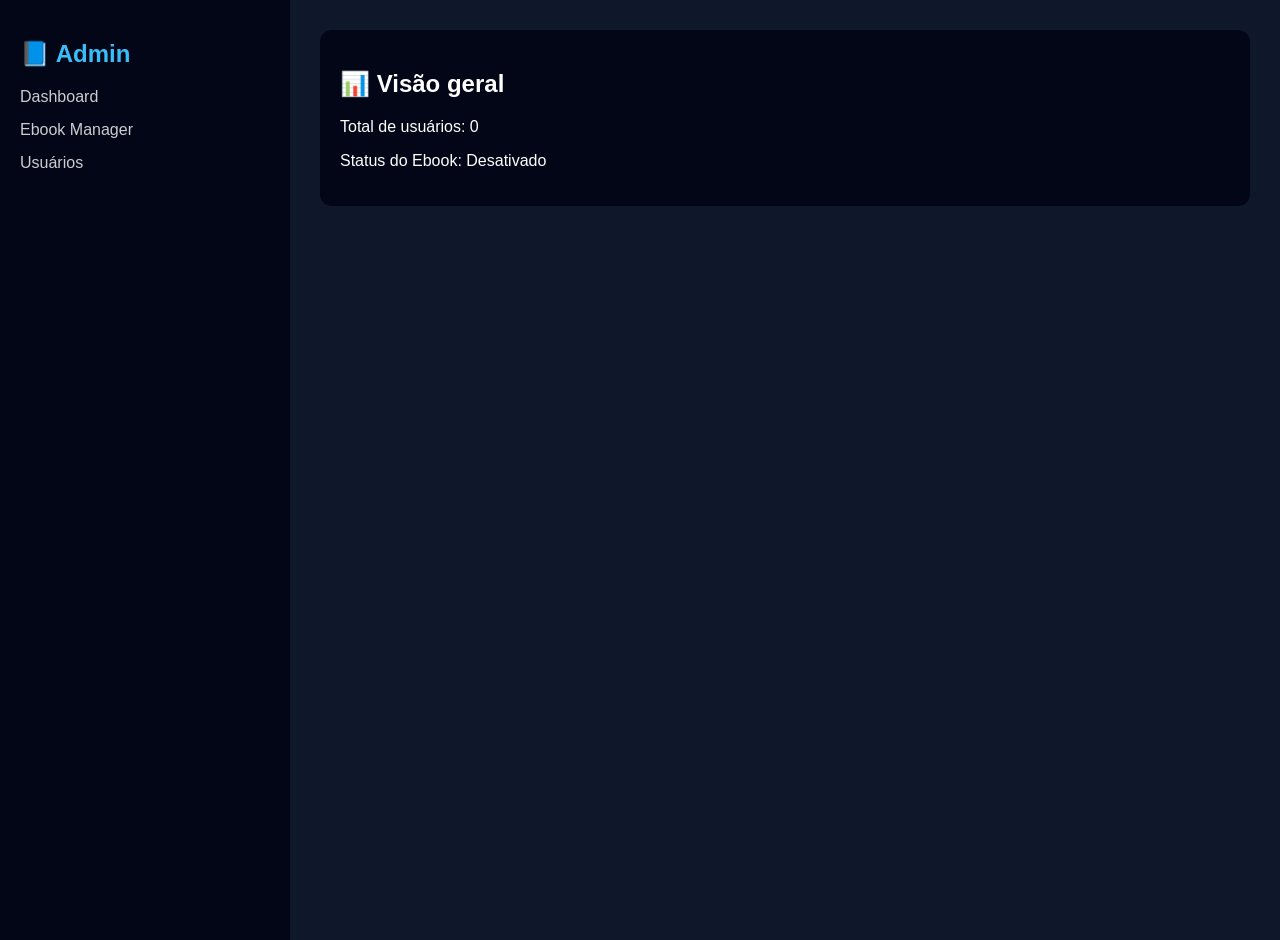
<file: adimn.html>
<!DOCTYPE html>
<html lang="pt">
<head>
<meta charset="UTF-8">
<title>Admin Dashboard</title>

<style>
body {
  margin: 0;
  font-family: "Segoe UI", sans-serif;
  background: #0f172a;
  color: white;
  display: flex;
}

/* Sidebar */
.sidebar {
  width: 250px;
  background: #020617;
  height: 100vh;
  padding: 20px;
}

.sidebar h2 {
  color: #38bdf8;
}

.menu-item {
  margin: 15px 0;
  cursor: pointer;
  opacity: 0.8;
}

.menu-item:hover {
  opacity: 1;
}

/* Main */
.main {
  flex: 1;
  padding: 30px;
}

.card {
  background: #020617;
  padding: 20px;
  border-radius: 12px;
  margin-bottom: 20px;
}

input, button {
  width: 100%;
  padding: 10px;
  margin-top: 10px;
  border-radius: 6px;
  border: none;
}

button {
  background: #38bdf8;
  color: black;
  font-weight: bold;
  cursor: pointer;
}

button:hover {
  background: #0ea5e9;
}

.user {
  background: #1e293b;
  padding: 10px;
  border-radius: 6px;
  margin-top: 10px;
  display: flex;
  justify-content: space-between;
}

.delete {
  color: red;
  cursor: pointer;
}

/* STATUS EBOOK */
.status-ok {
  color: #22c55e;
  font-weight: bold;
}

.status-off {
  color: #ef4444;
  font-weight: bold;
}
</style>
</head>

<body>

<div class="sidebar">
  <h2>📘 Admin</h2>
  <div class="menu-item" onclick="showSection('dashboard')">Dashboard</div>
  <div class="menu-item" onclick="showSection('ebook')">Ebook Manager</div>
  <div class="menu-item" onclick="showSection('users')">Usuários</div>
</div>

<div class="main">

  <!-- DASHBOARD -->
  <div id="dashboard" class="card">
    <h2>📊 Visão geral</h2>
    <p>Total de usuários: <span id="totalUsers">0</span></p>
    <p>Status do Ebook: <span id="ebookStatus">Ativo</span></p>
  </div>

  <!-- EBOOK MANAGER -->
  <div id="ebook" class="card" style="display:none;">
    <h2>📚 Gerir Ebook (pasta /ebook)</h2>

    <p>Status atual:
      <span id="statusText" class="status-ok">ATIVO</span>
    </p>

    <button onclick="activateEbook()">Ativar Ebook</button>
    <button onclick="deactivateEbook()">Desativar Ebook</button>

    <hr>

    <h3>Upload novo conteúdo</h3>
    <input type="file" multiple>
    <button onclick="alert('Upload simulado (precisa backend)')">
      Enviar ficheiros
    </button>

    <p style="opacity:.6;margin-top:10px;">
      📁 Pasta atual: /ebook (20 imagens)
    </p>
  </div>

  <!-- USERS -->
  <div id="users" class="card" style="display:none;">
    <h2>👥 Gerenciar Usuários</h2>

    <input id="username" placeholder="Usuário">
    <input id="password" type="password" placeholder="Senha">
    <button onclick="addUser()">Criar usuário</button>

    <div id="userList"></div>
  </div>

</div>

<script>

/* =========================
   NAV
========================= */
function showSection(section) {
  document.querySelectorAll(".card").forEach(c => c.style.display = "none");
  document.getElementById(section).style.display = "block";
}

/* =========================
   USERS
========================= */
let users = JSON.parse(localStorage.getItem("users")) || [];

function addUser() {
  const username = document.getElementById("username").value;
  const password = document.getElementById("password").value;

  if(!username || !password) return alert("Preencha tudo");

  users.push({ username, password });
  localStorage.setItem("users", JSON.stringify(users));

  renderUsers();
}

function deleteUser(index) {
  users.splice(index, 1);
  localStorage.setItem("users", JSON.stringify(users));
  renderUsers();
}

function renderUsers() {
  const list = document.getElementById("userList");
  list.innerHTML = "";

  users.forEach((u, i) => {
    list.innerHTML += `
      <div class="user">
        ${u.username}
        <span class="delete" onclick="deleteUser(${i})">X</span>
      </div>
    `;
  });

  document.getElementById("totalUsers").innerText = users.length;
}

renderUsers();

/* =========================
   EBOOK CONTROL REAL
========================= */

function isEbookActive(){
  return localStorage.getItem("ebookActive") === "1";
}

function updateStatus(){
  const status = document.getElementById("statusText");
  const dashStatus = document.getElementById("ebookStatus");

  if(isEbookActive()){
    status.innerText = "ATIVO";
    status.className = "status-ok";
    dashStatus.innerText = "Ativo";
  } else {
    status.innerText = "DESATIVADO";
    status.className = "status-off";
    dashStatus.innerText = "Desativado";
  }
}

function activateEbook(){
  localStorage.setItem("ebookActive", "1");
  updateStatus();
  alert("Ebook ativado");
}

function deactivateEbook(){
  localStorage.setItem("ebookActive", "0");
  updateStatus();
  alert("Ebook desativado");
}

updateStatus();

</script>

</body>
</html>
</file>
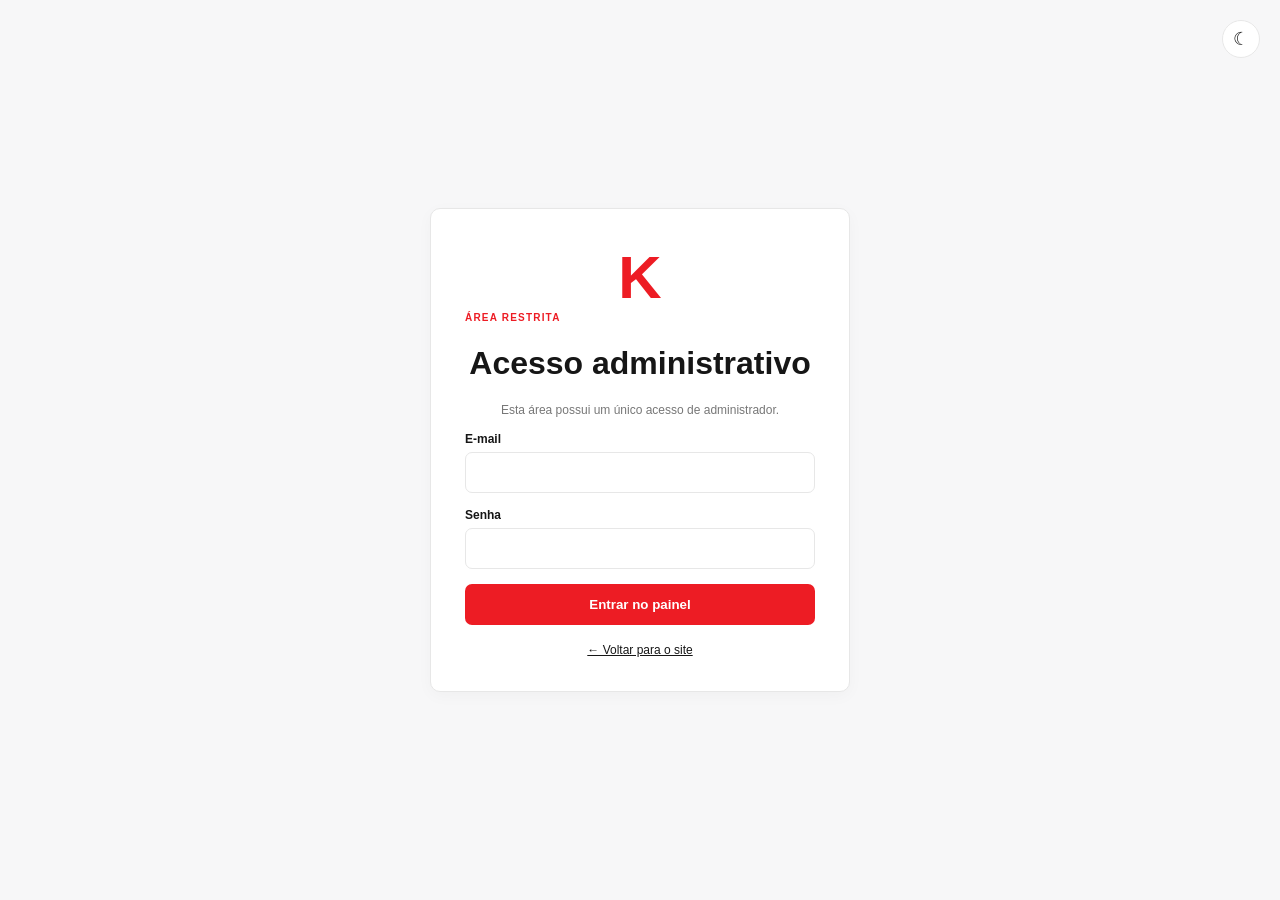
<file: admin-login.html>
<!doctype html><html lang="pt-BR"><head><meta charset="utf-8"><meta name="viewport" content="width=device-width,initial-scale=1"><title>Acesso Administrativo</title><link rel="stylesheet" href="admin.css"></head><body class="login-page"><div class="login-top"><button id="themeToggle" class="theme-toggle" title="Alternar tema">☾</button></div><div class="admin-login"><div class="auth-logo">K</div><p class="eyebrow">ÁREA RESTRITA</p><h1>Acesso administrativo</h1><p>Esta área possui um único acesso de administrador.</p><form id="form"><label>E-mail<input id="email" type="email" required></label><label>Senha<input id="password" type="password" required></label><button>Entrar no painel</button><div id="msg"></div></form><a href="/">← Voltar para o site</a></div><script>
function applyTheme(){const saved=localStorage.getItem("ks-theme");const t=saved||(matchMedia("(prefers-color-scheme: dark)").matches?"dark":"light");document.documentElement.dataset.theme=t;const b=document.querySelector("#themeToggle");if(b)b.textContent=t==="dark"?"☀":"☾"} function toggleTheme(){localStorage.setItem("ks-theme",document.documentElement.dataset.theme==="dark"?"light":"dark");applyTheme()} document.addEventListener("DOMContentLoaded",()=>{applyTheme();document.querySelector("#themeToggle")?.addEventListener("click",toggleTheme)});
form.addEventListener("submit",async e=>{e.preventDefault();msg.textContent="Aguarde...";let r=await fetch("/api/login",{method:"POST",headers:{"Content-Type":"application/json"},body:JSON.stringify({email:email.value,password:password.value})});let d=await r.json();if(!r.ok||d.user?.role!=="admin"){msg.textContent="Acesso administrativo inválido.";return}location.href="/admin"});
</script></body></html>
</file>
<file: admin.css>
*{box-sizing:border-box}body{margin:0;background:#f7f7f8;color:#161616;font-family:Inter,Arial,sans-serif;display:flex}.sidebar{width:240px;min-height:100vh;background:#111;color:#fff;padding:28px 20px;display:flex;flex-direction:column}.brand{display:flex;align-items:center;gap:9px;font-size:12px;line-height:1.05;margin-bottom:42px}.brand-mark{font-size:50px;color:#ed1c24;font-weight:800;line-height:.75}.brand b{font-size:14px}.brand em{font-style:normal;background:#ed1c24;padding:2px 5px;border-radius:2px;font-size:9px}.sidebar nav{display:grid;gap:7px}.sidebar nav a,.back,.logout{padding:13px;border-radius:8px;color:#aaa;font-size:13px;background:none;border:0;text-align:left}.sidebar nav a.active,.sidebar nav a:hover,.logout:hover{background:#242424;color:#fff}.back{margin-top:auto}.logout{color:#fff;cursor:pointer}.admin{flex:1;padding:35px 4%;max-width:1500px}.admin-head{display:flex;justify-content:space-between;align-items:center;margin-bottom:28px}.admin-head p,.eyebrow{color:#ed1c24;font-weight:800;letter-spacing:.12em;font-size:10px;margin:0 0 7px}.admin-head h1{font-size:28px;margin:0}.avatar{border-radius:50%;width:42px;height:42px;background:#ed1c24;color:#fff;display:grid;place-items:center;font-weight:800}.stats{display:grid;grid-template-columns:repeat(4,1fr);gap:14px;margin-bottom:20px}.stats>div,.panel,.admin-login{background:#fff;border:1px solid #e7e7e7;border-radius:10px;box-shadow:0 4px 16px #00000008}.stats>div{padding:20px}.stats span,.stats small{display:block;color:#777;font-size:11px}.stats strong{display:block;font-size:24px;margin:9px 0}.panel{padding:22px;margin-bottom:18px}.panel h2{margin:0;font-size:18px}.panel p{color:#777;font-size:12px;line-height:1.7}.panel-head{display:flex;justify-content:space-between;gap:20px;align-items:end;margin-bottom:18px}.tools{display:flex;gap:8px}.tools input,.tools select{border:1px solid #ddd;border-radius:7px;padding:10px;background:#fff}.table-wrap{overflow:auto}table{width:100%;border-collapse:collapse;font-size:12px}th,td{text-align:left;padding:14px 10px;border-top:1px solid #eee;white-space:nowrap}th{font-size:10px;text-transform:uppercase;color:#888}.status{border-radius:20px;padding:5px 9px;font-size:10px;font-weight:800}.approved{background:#e8f7ee;color:#23804a}.pending{background:#fff4d8;color:#9a6b00}.refunded{background:#f1e9ff;color:#7040a5}.actions button{border:1px solid #ddd;background:#fff;border-radius:5px;padding:6px 8px;cursor:pointer;margin-right:4px}.notice{background:#fff4d8;border-left:4px solid #ed1c24;padding:13px;font-size:12px}.login-page{min-height:100vh;display:grid;place-items:center;background:#111}.admin-login{width:min(420px,92%);padding:34px}.admin-login .auth-logo{font-size:60px;color:#ed1c24;font-weight:800;text-align:center}.admin-login h1{text-align:center}.admin-login>p:not(.eyebrow){text-align:center;color:#777;font-size:12px}.admin-login label{display:block;font-size:12px;font-weight:700;margin:15px 0}.admin-login input{width:100%;padding:12px;margin-top:6px;border:1px solid #ddd;border-radius:7px}.admin-login button{width:100%;padding:13px;background:#ed1c24;color:#fff;border:0;border-radius:7px;font-weight:800}.admin-login a{display:block;text-align:center;margin-top:18px;font-size:12px}.admin-login #msg{color:#ed1c24;text-align:center;font-size:12px;margin-top:10px}@media(max-width:850px){.sidebar{width:72px;padding:22px 10px}.sidebar .brand span:not(.brand-mark),.sidebar nav a,.back,.logout{font-size:0}.admin{padding:25px 3%}.stats{grid-template-columns:repeat(2,1fr)}}@media(max-width:520px){.stats{grid-template-columns:1fr}.panel-head{align-items:flex-start;flex-direction:column}.tools{width:100%;flex-direction:column}.tools input,.tools select{width:100%}}
.methods{display:grid;gap:10px}.method-row{display:grid;grid-template-columns:1fr 70px 70px;gap:12px;align-items:center;border:1px solid #eee;padding:13px;border-radius:8px}.method-row strong{display:block;font-size:13px}.method-row small{display:block;color:#999;font-size:10px;margin:3px 0 7px}.method-row textarea{width:100%;min-height:50px;border:1px solid #ddd;border-radius:6px;padding:8px;font:inherit;font-size:11px}.save-method{border:0;background:#111;color:#fff;border-radius:6px;padding:9px 7px;font-size:11px;font-weight:700}.switch{position:relative;display:inline-block;width:42px;height:24px}.switch input{display:none}.switch span{position:absolute;inset:0;background:#ddd;border-radius:20px;cursor:pointer}.switch span:before{content:"";position:absolute;width:18px;height:18px;left:3px;top:3px;background:#fff;border-radius:50%;transition:.2s}.switch input:checked+span{background:#ed1c24}.switch input:checked+span:before{transform:translateX(18px)}@media(max-width:650px){.method-row{grid-template-columns:1fr 50px}.save-method{grid-column:1/-1}}

:root{--bg:#f7f7f8;--surface:#fff;--surface2:#fafafa;--text:#161616;--muted:#777;--border:#e7e7e7;--input:#fff;--accent:#ed1c24}
html[data-theme="dark"]{--bg:#0e0f11;--surface:#17181b;--surface2:#1d1f23;--text:#f4f4f5;--muted:#a5a7ad;--border:#303238;--input:#202227;--accent:#ff3038}
body{background:var(--bg);color:var(--text);transition:background .25s,color .25s}
.stats>div,.panel,.admin-login{background:var(--surface);border-color:var(--border)}
.panel p,.stats span,.stats small{color:var(--muted)}
.tools input,.tools select,.admin-login input{background:var(--input);color:var(--text);border-color:var(--border)}
th,td{border-color:var(--border)}
.actions button{background:var(--surface);color:var(--text);border-color:var(--border)}
.theme-toggle{width:38px;height:38px;border:1px solid var(--border);border-radius:50%;background:var(--surface);color:var(--text);font-size:18px;display:grid;place-items:center;cursor:pointer}
.head-actions{display:flex;align-items:center;gap:12px}
.login-top{position:fixed;top:20px;right:20px}
.login-page{background:var(--bg)}
.admin-login a{color:var(--text)}

.admin-head{min-width:0}
.admin-head>div:first-child{min-width:0}
.head-actions{flex:0 0 auto}

/* Admin responsive layout */
.admin-head{min-width:0}
.head-actions{display:flex;align-items:center;gap:12px;flex:0 0 auto}
@media (max-width: 1050px){
  .sidebar{width:210px}
  .admin{padding:28px 3%}
  .stats{grid-template-columns:repeat(2,1fr)}
}
@media (max-width: 760px){
  body{display:block}
  .sidebar{
    width:100%;
    min-height:auto;
    padding:12px 16px;
    flex-direction:row;
    align-items:center;
    gap:12px;
    position:sticky;
    top:0;
    z-index:30;
  }
  .sidebar .brand{margin:0;flex:1}
  .sidebar nav{display:flex;overflow-x:auto;gap:4px}
  .sidebar nav a{font-size:11px;white-space:nowrap;padding:9px}
  .sidebar .back,.sidebar .logout{font-size:11px;margin:0;white-space:nowrap;padding:9px}
  .admin{padding:22px 16px}
  .admin-head{gap:12px}
  .panel-head{align-items:flex-start;flex-direction:column}
  .tools{width:100%;flex-wrap:wrap}
  .tools input{flex:1;min-width:180px}
}
@media (max-width: 520px){
  .sidebar .brand{min-width:0}
  .sidebar .brand span:not(.brand-mark){display:none}
  .sidebar .brand-mark{font-size:42px}
  .sidebar nav{flex:1}
  .sidebar .back{display:none}
  .sidebar .logout{font-size:0}
  .sidebar .logout:after{content:"↪";font-size:18px}
  .stats{grid-template-columns:1fr}
  .admin-head h1{font-size:22px}
  .table-wrap{margin:0 -10px;padding:0 10px}
}

/* Final admin theme synchronization */
.admin-login input,.tools input,.tools select{
  background:var(--input)!important;
  color:var(--text)!important;
}
.admin-login input::placeholder,.tools input::placeholder{
  color:var(--muted)!important;
  opacity:1!important;
}
</file>
